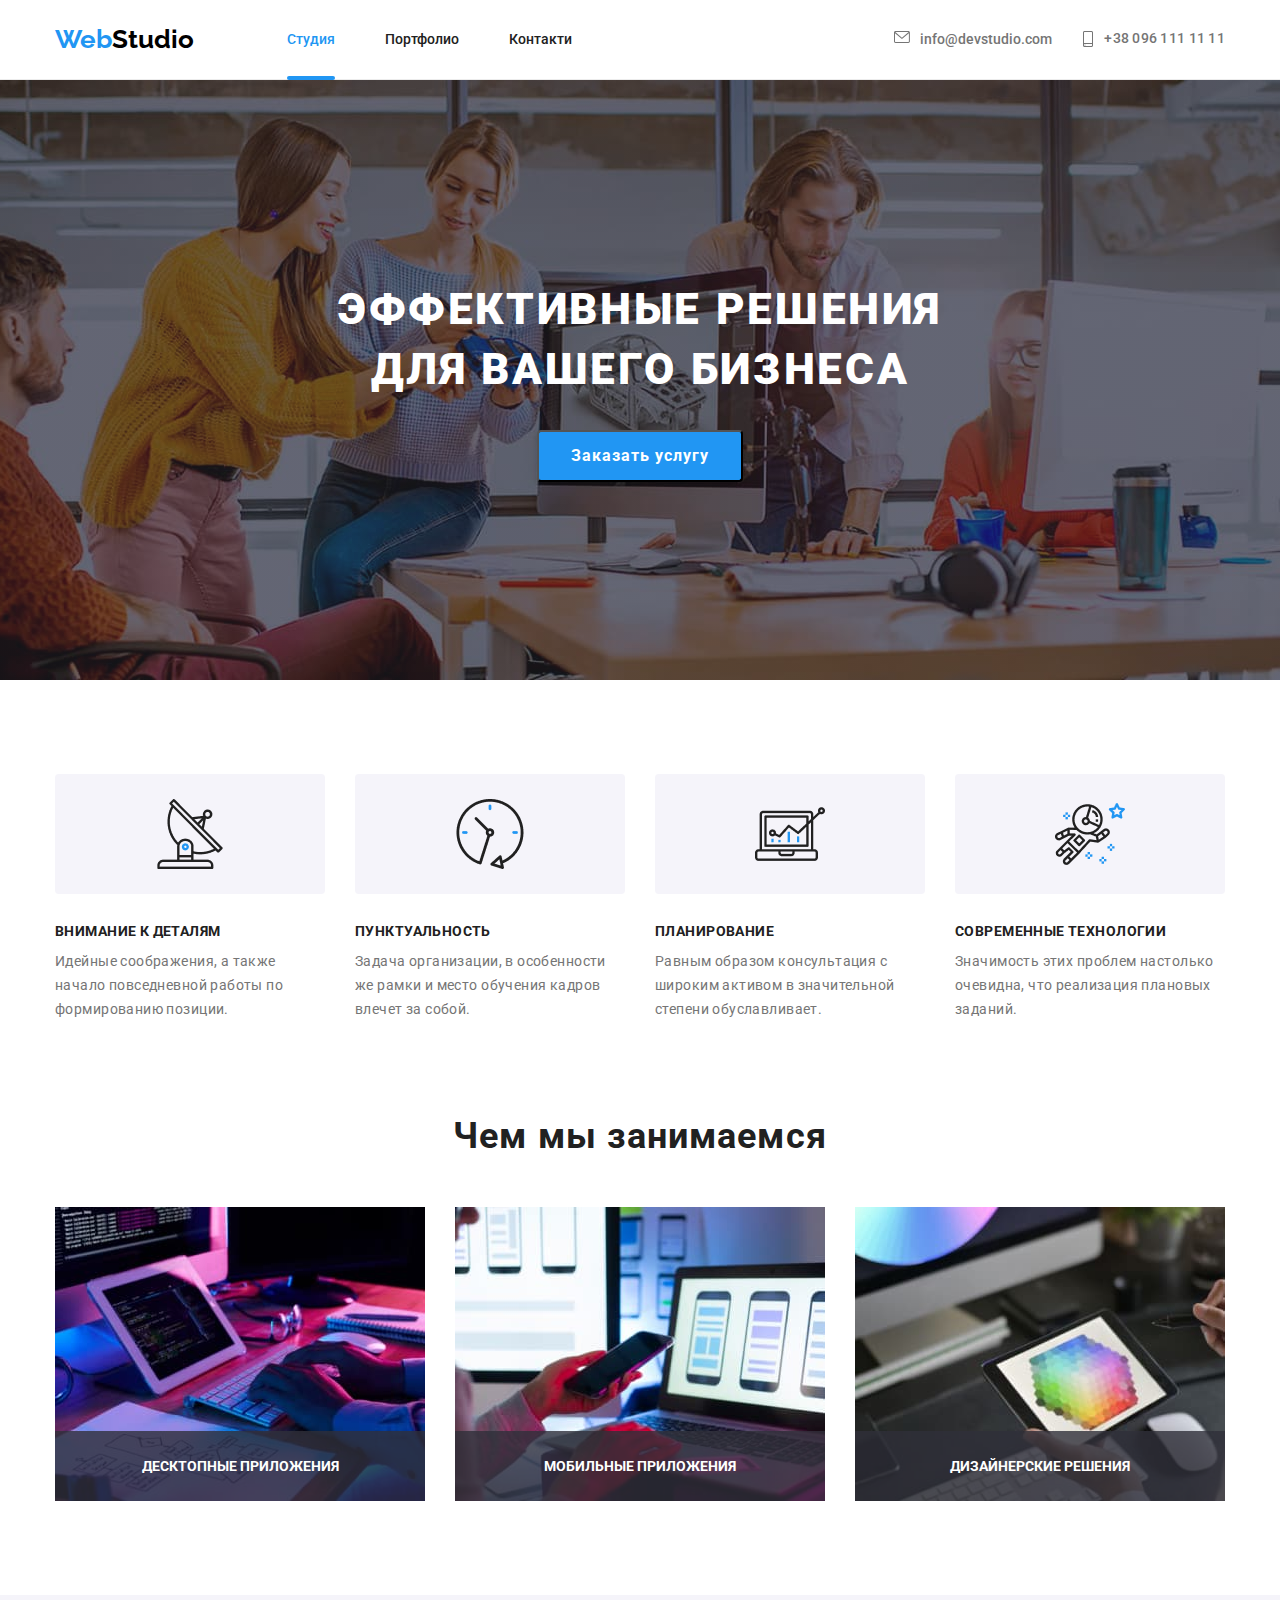
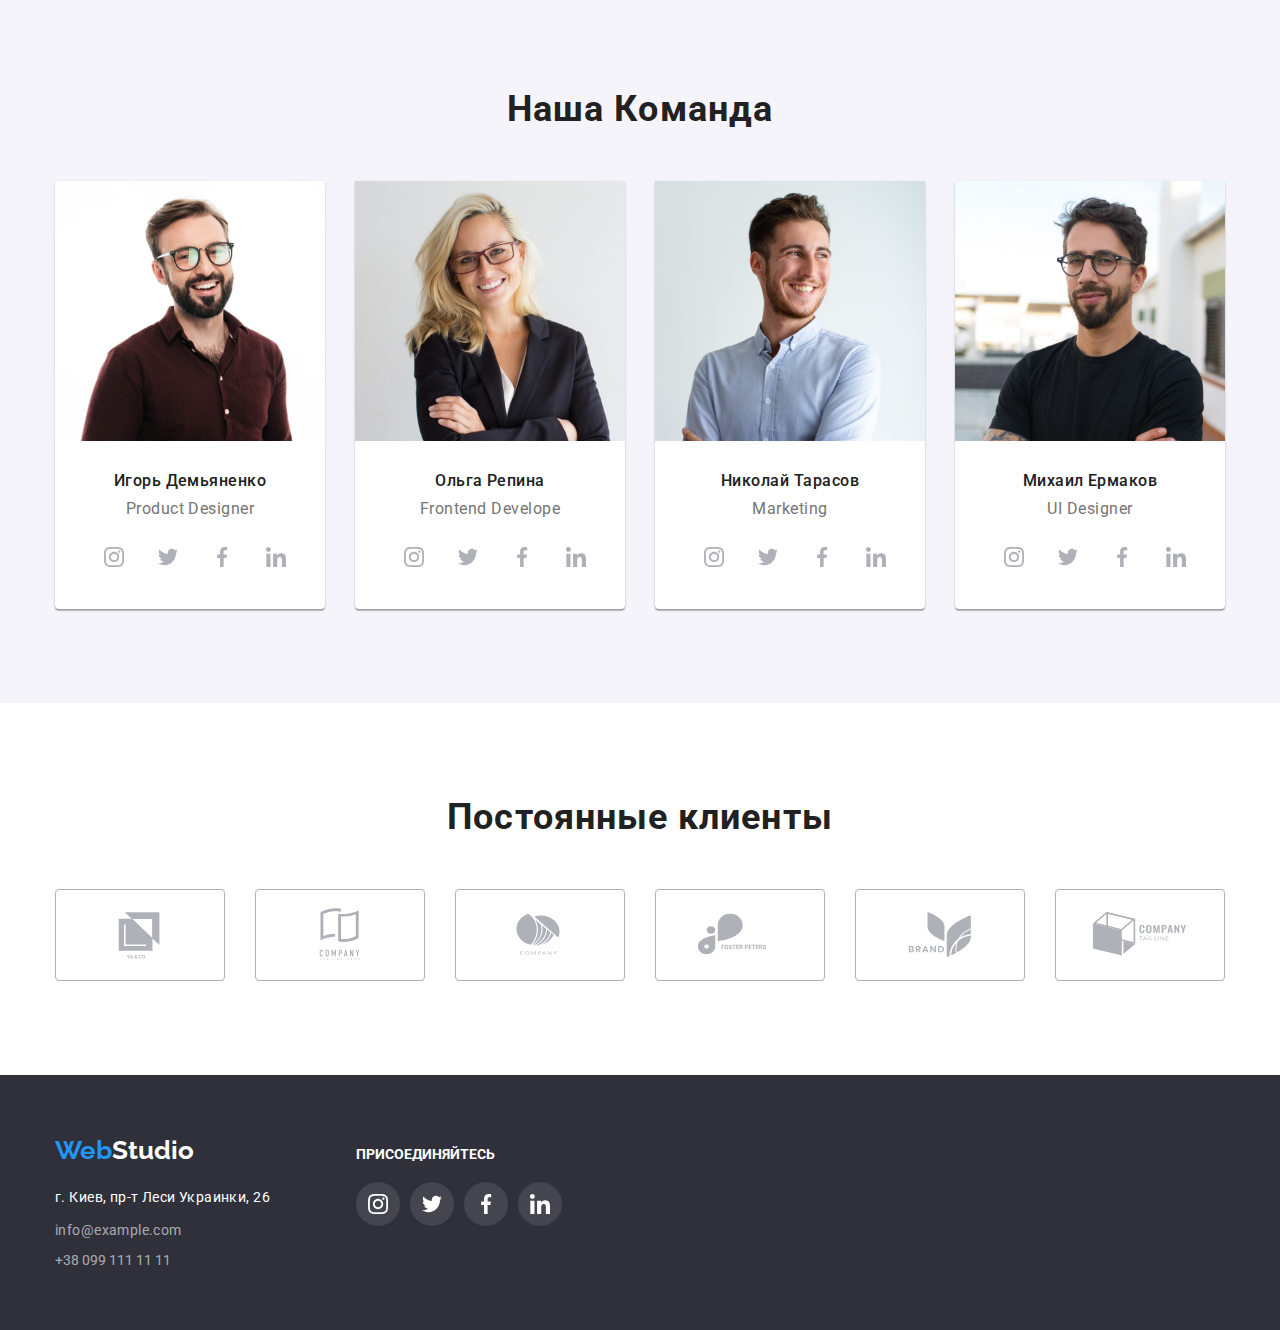
<file: index.html>
<!DOCTYPE html>
<html lang="en">
  <head>
    <meta charset="UTF-8" />
    <meta http-equiv="X-UA-Compatible" content="IE=edge" />
    <meta name="viewport" content="width=device-width, initial-scale=1.0" />
    <title>document</title>
    <link rel="preconnect" href="https://fonts.googleapis.com">
<link rel="preconnect" href="https://fonts.gstatic.com" crossorigin>
<link href="https://fonts.googleapis.com/css2?family=Raleway:wght@700&family=Roboto:wght@400;500;700;900&display=swap" rel="stylesheet">
<link
      rel="stylesheet"
      href="https://cdnjs.cloudflare.com/ajax/libs/modern-normalize/0.6.0/modern-normalize.min.css"/>     
<link rel="stylesheet" href="./css/styles.css">
  </head>
  <body>
   
    <header class="page-header">
      <div class="container">
      <a href="./index.html" class="logo-header" lang="en"
        ><span class="web-logo">Web</span>Studio</a>
      <nav>
        <ul class="menu">
          <li class="menu-item"><a href="#" class="menu-list active">Студия</li></a></li>
          <li class="menu-item"><a href="./portfolio.html" class="menu-list">Портфолио</a></li>
          <li class="menu-item"><a href="#" class="menu-list">Контакти</a></li>
        </ul>
      </nav>
      <ul class="nav-second-list">
        <li class="nav-second-list-item">
          <a href="mailto:info@devstudio.com" class="mail-link">
            <svg class="icon-mail" width="16px" height="12px">
              <use href="./images/header-icon.svg#icon-envelope"></use>
            </svg>info@devstudio.com</a>
        </li>
        <li class="nav-second-list-item">
          <a href="+38 096 111 11 11" class="number">
            <svg class="icon-phone" width="12px" height="16px">
            <use href="./images/header-icon.svg#icon-smartphone"></use>
            </svg>+38 096 111 11 11</a>
        </li>
      </ul>
      </div>
    </header>
    <main>
   
      <section class="section-1">
        <div class="first-section">
        <h1 class="title">Эффективные решения для вашего бизнеса</h1>
        <button type="button" class="main-button"data-modal-open>Заказать услугу</button>
        
        </div>    
      </section>
 
    
      <section class="features-flex">
        <div class="container">
        <ul class="features-item">
          <li class="features-item-list icon-antenna">
            <h3 class="features-title">Внимание к деталям</h3>
            <p class="features-list">
              Идейные соображения, а также начало повседневной работы по
              формированию позиции.
            </p>
          </li>
          <li class="features-item-list icon-clock">
            <h3 class="features-title">Пунктуальность</h3>
            <p class="features-list">
              Задача организации, в особенности
              же рамки и место обучения кадров
              влечет за собой.
            </p>
          </li>
          <li class="features-item-list icon-diagram">
            <h3 class="features-title">Планирование</h3>
            <p class="features-list">
              Равным образом консультация с
              широким активом в значительной
              степени обуславливает.
            </p>
          </li>
          <li class="features-item-list icon-astronaut">
            <h3 class="features-title">Современные технологии</h3>
            <p class="features-list">
              Значимость этих проблем настолько
              очевидна, что реализация плановых
              заданий.
            </p>
          </li>
        </ul>
      </div>
      </section>
      <section class="section-work">
        <div class="our-team-container">
        <h3 class="we-do">Чем мы занимаемся</h3>
        <ul class="img-do">
          <li>
            <div class="text-img">
            <img class="imgclass"
              src="./images/img3.jpg"
              width="370"
              height="294"
              alt="создаем сайты"
            />
            <p class="text">Десктопные приложения</p>
          </div>
          </li>
          <li>
            <div class="text-img">
            <img class="imgclass"
              src="./images/img1_1.jpg"
              width="370"
              height="294"
              alt="сайты для всех дивайсов"
            />
            <p class="text">Мобильные приложения</p>
            </div>
          </li>
          <li>
            <div class="text-img">
            <img class="imgclass"
              src="./images/img2_1.jpg"
              width="370"
              height="294"
              alt="графическое оформление"
            />
            <p class="text">Дизайнерские решения</p>
            </div>
          </li>
        </ul>
      </div>
      </section>
      <section class="our-team">
        <div class="our-team-container">
        <h3 class="staff-title">Наша Команда</h3>
        <ul class="staff-flex">
          <li>
            <img class="photo"
              src="./images/img3_1.jpg"
              width="270"
              height="260"
              alt="Игорь Демьяненко Product Designer"/>
              <div class="our-team-list">
            <p class="staff-list">Игорь Демьяненко</p>
            <p class="staff-position" lang="en"> Product Designer</p>
              </div>
              <div class="sociales">
                <ul class="staff-sociales">
                  <li class="social-item">
                    <a href="" class="link">
                      <svg class="icon-social">
                        <use href="./images/sprite.svg#icon-instagram"></use>
                      </svg>
                    </a>
                  </li>
                    <li class="social-item">
                      <a href="" class="link">
                        <svg class="icon-social">
                          <use href="./images/sprite.svg#icon-twitter"></use>
                        </svg>
                      </a>
                    </li>
                      <li class="social-item">
                        <a href="" class="link">
                          <svg class="icon-social">
                            <use href="./images/sprite.svg#icon-facebook"></use>
                          </svg>
                        </a>
                      </li>
                    
                    
                        <li class="social-item">
                          <a href="" class="link">
                            <svg class="icon-social">
                              <use href="./images/sprite.svg#icon-linkedin"></use>
                            </svg>
                          </a>
                        </li>
                      </ul>
              </div>
          </li>
          
          <li>
            <img class="photo"
              src="./images/img4_1.jpg"
              width="270"
              height="260"
              alt="Ольга Репина Frontend Developer"
            />
            <div class="our-team-list">
            <p class="staff-list">Ольга Репина</p>
            <p class="staff-position" lang="en">Frontend Develope</p>
            </div>
            <div class="sociales">
              <ul class="staff-sociales">
                <li class="social-item">
                  <a href="" class="link">
                    <svg class="icon-social">
                      <use href="./images/sprite.svg#icon-instagram"></use>
                    </svg>
                  </a>
                </li>
                  <li class="social-item">
                    <a href="" class="link">
                      <svg class="icon-social">
                        <use href="./images/sprite.svg#icon-twitter"></use>
                      </svg>
                    </a>
                  </li>
                    <li class="social-item">
                      <a href="" class="link">
                        <svg class="icon-social">
                          <use href="./images/sprite.svg#icon-facebook"></use>
                        </svg>
                      </a>
                    </li>
                  
                  
                      <li class="social-item">
                        <a href="" class="link">
                          <svg class="icon-social">
                            <use href="./images/sprite.svg#icon-linkedin"></use>
                          </svg>
                        </a>
                      </li>
                    </ul>
            </div>
          </li>
          <li>
            <img class="photo"
              src="./images/img5_1.jpg"
              width="270"
              height="260"
              alt="Николай Тарасов Marketing">
              <div class="our-team-list">
              <p class="staff-list">Николай Тарасов</p>
              <p class="staff-position" lang="en">Marketing</p>
              </div>
              <div class="sociales">
                <ul class="staff-sociales">
                  <li class="social-item">
                    <a href="" class="link">
                      <svg class="icon-social">
                        <use href="./images/sprite.svg#icon-instagram"></use>
                      </svg>
                    </a>
                  </li>
                    <li class="social-item">
                      <a href="" class="link">
                        <svg class="icon-social">
                          <use href="./images/sprite.svg#icon-twitter"></use>
                        </svg>
                      </a>
                    </li>
                      <li class="social-item">
                        <a href="" class="link">
                          <svg class="icon-social">
                            <use href="./images/sprite.svg#icon-facebook"></use>
                          </svg>
                        </a>
                      </li>
                    
                    
                        <li class="social-item">
                          <a href="" class="link">
                            <svg class="icon-social">
                              <use href="./images/sprite.svg#icon-linkedin"></use>
                            </svg>
                          </a>
                        </li>
                      </ul>
              </div>
          </li>
          <li>
            <img class="photo"
              src="./images/img6_1.jpg"
              width="270"
              width="260"
              alt="Михаил Ермаков UI Designer">
              <div class="our-team-list">
              <p class="staff-list">Михаил Ермаков</p>
              <p class="staff-position" lang="en">UI Designer</p>
              </div>
              <div class="sociales">
                <ul class="staff-sociales">
                  <li class="social-item">
                    <a href="" class="link">
                      <svg class="icon-social">
                        <use href="./images/sprite.svg#icon-instagram"></use>
                      </svg>
                    </a>
                  </li>
                    <li class="social-item">
                      <a href="" class="link">
                        <svg class="icon-social">
                          <use href="./images/sprite.svg#icon-twitter"></use>
                        </svg>
                      </a>
                    </li>
                      <li class="social-item">
                        <a href="" class="link">
                          <svg class="icon-social">
                            <use href="./images/sprite.svg#icon-facebook"></use>
                          </svg>
                        </a>
                      </li>
                    
                    
                        <li class="social-item">
                          <a href="" class="link">
                            <svg class="icon-social">
                              <use href="./images/sprite.svg#icon-linkedin"></use>
                            </svg>
                          </a>
                        </li>
                      </ul>
              </div>
          </li>
        </ul>
        </div>
      </section>
      <section class="regular-customers">
        <div class="container-customers">
        <h3 class="title-customers">Постоянные клиенты</h3>
        <ul class="customers-list">
        <li class="customers-item">
          <a href="#" class="link">
          <svg class="company" width="106" height="60">
            <use href="./images/sprite.svg#icon-client1"></use>
          </svg>    
        </a>
        </li>
        <li class="customers-item">
              <a href="#" class="link">
              <svg class="company" width="106" height="60">
                <use href="./images/sprite.svg#icon-client2"></use>
              </svg>
            </a>
        </li>
        <li class="customers-item">
              <a href="#" class="link">
              <svg class="company" width="106" height="60">
                <use href="./images/sprite.svg#icon-client3"></use>
              </svg>
            </a>
        </li>
        <li class="customers-item">
              <a href="#" class="link">
              <svg class="company" width="106" height="60">
                <use href="./images/sprite.svg#icon-client4"></use>
              </svg>
            </a>
        </li>
        <li class="customers-item">
              <a href="#" class="link">
              <svg class="company" width="106" height="60">
              <use href="./images/sprite.svg#icon-client5"></use>
            </svg>
          </a>
        </li>
        <li class="customers-item">
            <a href="#" class="link">
            <svg class="company" width="106" height="60">
            <use href="./images/sprite.svg#icon-client6"></use>
          </svg>
        </a>
        </li>
        </ul>
        </div>
      </section>
    </main>
    <footer class="main-footer">      
      <div class="container-footer">
      <div class="footer-block">
      <a href="./index.html" class="logo-footer" lang="en"
        ><span class="web-logo">Web</span>Studio</a>
          <address>
            <ul class="adress-footer">
            <li class="adress-footer-list"><a href="#" class="address" >г. Киев, пр-т Леси Украинки, 26</a></li>
            <li class="adress-footer-list"><a href="email" class="email-footer" >info@example.com</a></li>
            <li class="adress-footer-list"><a href="tel:+38 099 111 11 11" class="number-footer" >+38 099 111 11 11</a></li>
              </ul>
          </address>
      </div>
          <div class="footer-sociales">
         <p class="footer-sociales-title">Присоединяйтесь</h4>
            <ul class="staff-sociales">
              <li class="social-item">
                <a href="#" class="link">
                  <svg class="icon-social" >
                    <use href="./images/sprite.svg#icon-instagram"></use>
                  </svg>
                </a>
              </li>
              <li class="social-item">
                <a href="#" class="link">
                  <svg class="icon-social" >
                    <use href="./images/sprite.svg#icon-twitter"></use>
                  </svg>
                </a>
              </li>
              <li class="social-item">
                <a href="#" class="link">
                  <svg class="icon-social"  >
                    <use href="./images/sprite.svg#icon-facebook"></use>
                  </svg>
                </a>
              </li>
              <li class="social-item">
                <a href="#" class="link">
                  <svg class="icon-social" >
                    <use href="./images/sprite.svg#icon-linkedin"></use>
                  </svg>
                </a>
              </li>
            </ul>
            </ul>



          </div>
        </div>
      </div>
        </footer>
        <div class="backdrop is-hidden" data-modal>
          <div class="modal">
            <button type="button" class="modal-button"data-modal-close>
              <svg class="modal-icon">
                <use href="./images/symbol-close.svg#icon-close"></use>
              </svg>
            </button>
          </div>
        </div>
        <script src="./modal.js">
      </script>
  </body>
</html>
</file>
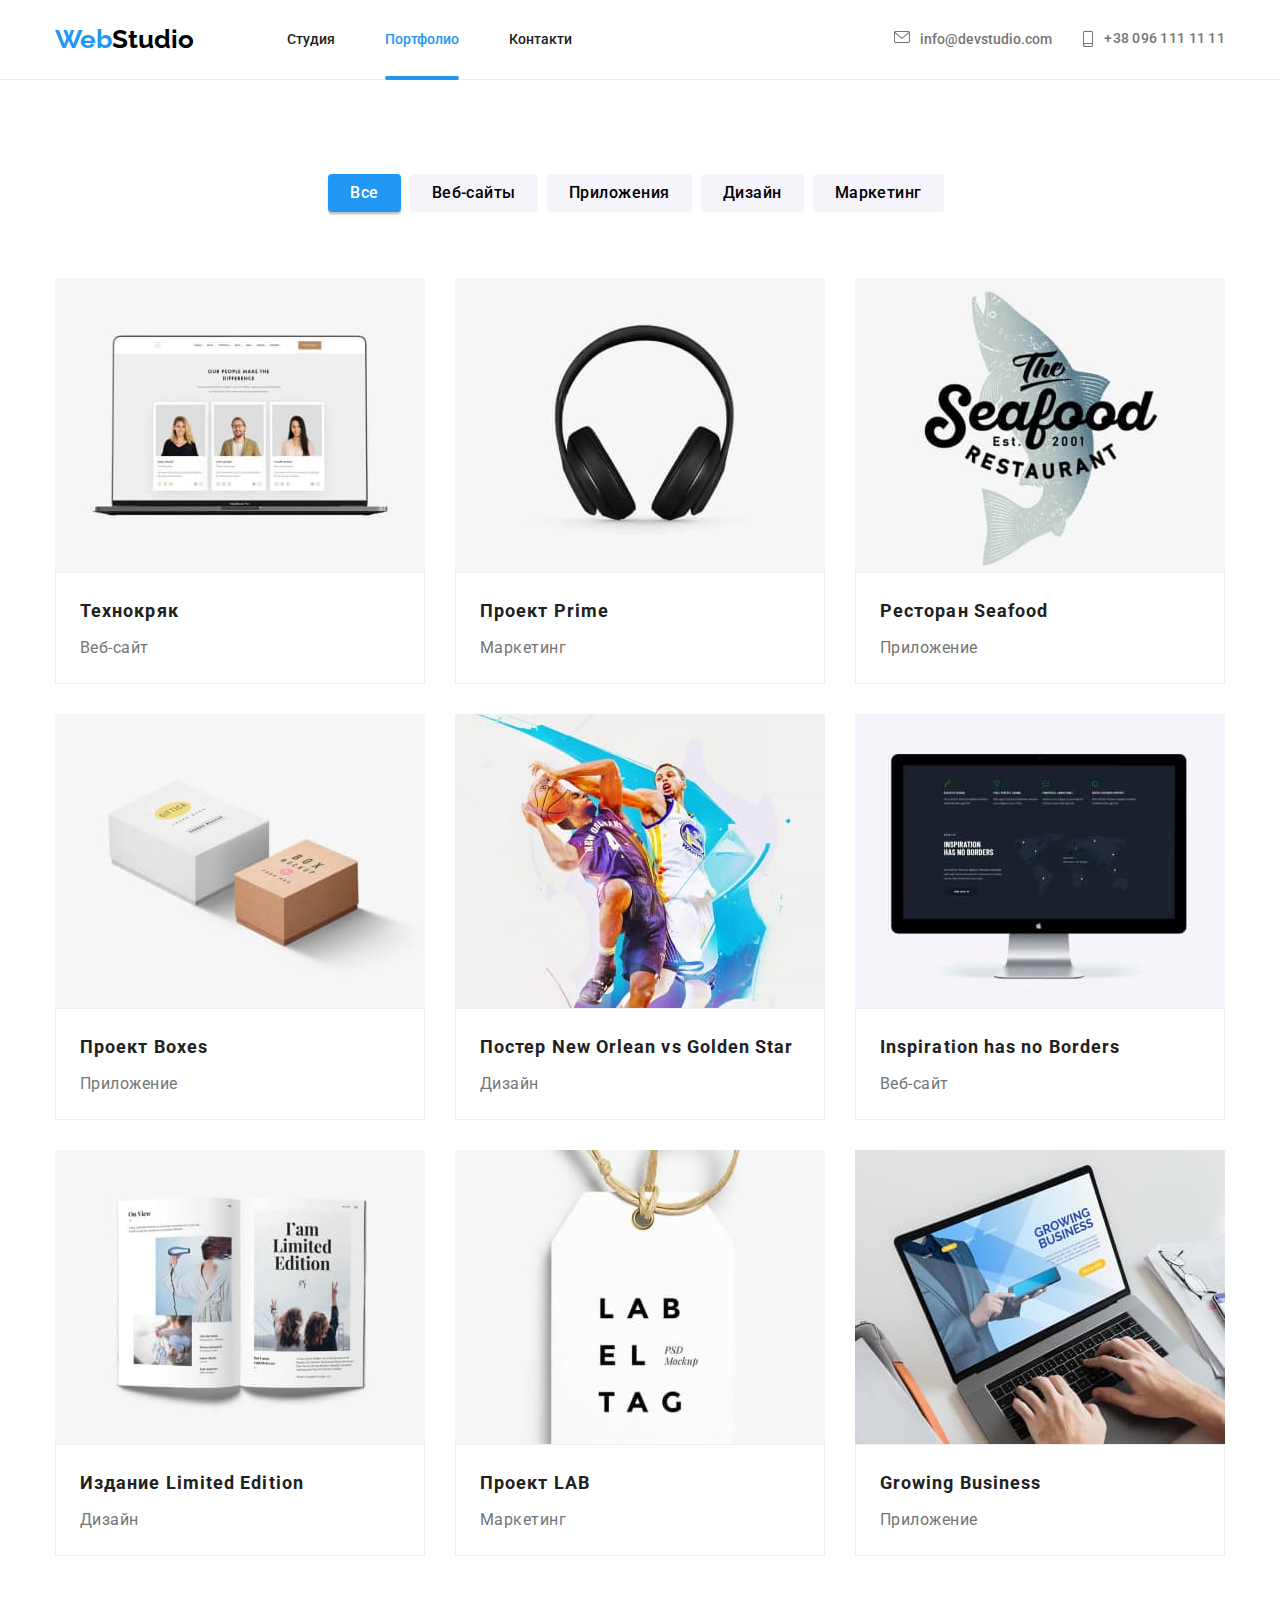
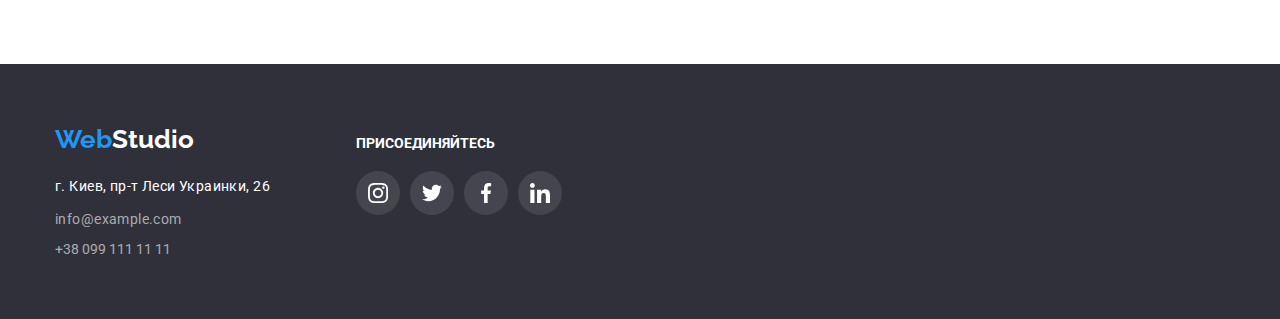
<file: portfolio.html>
<!DOCTYPE html>
    <html lang="en">
    <head>
        <meta charset="UTF-8">
        <meta http-equiv="X-UA-Compatible" content="IE=edge">
        <meta name="viewport" content="width=device-width, initial-scale=1.0">
        <title>Document</title>
        <link rel="preconnect" href="https://fonts.googleapis.com">
<link rel="preconnect" href="https://fonts.gstatic.com" crossorigin>
<link href="https://fonts.googleapis.com/css2?family=Raleway:wght@700&family=Roboto:wght@400;500;700;900&display=swap" rel="stylesheet">
<link
      rel="stylesheet"
      href="https://cdnjs.cloudflare.com/ajax/libs/modern-normalize/0.6.0/modern-normalize.min.css"
    />
 <link rel="stylesheet" href="./css/styles.css">
    </head>
    <body>
        <header class="page-header">
          <div class="container">
          <a href="./index.html" class="logo-header" lang="en"
          ><span class="web-logo">Web</span>Studio</a>
          <nav>
            <ul class="menu">
              <li class="menu-item"><a href="./" class="menu-list">Студия</li></a></li>
              <li class="menu-item"><a href="./portfolio.html" class="menu-list active">Портфолио</a></li>
              <li class="menu-item"><a href="#" class="menu-list">Контакти</a></li>
            </ul>
          </nav>
          <ul class="nav-second-list">
            <li class="nav-second-list-item">
              <a href="mailto:info@devstudio.com" class="mail-link">
                <svg class="icon-mail" width="16px" height="12px">
                  <use href="./images/header-icon.svg#icon-envelope"></use>
                </svg>info@devstudio.com</a>
            </li>
            <li class="nav-second-list-item">
              <a href="#" class="number">
                <svg class="icon-phone" width="12px" height="16px">
                <use href="./images/header-icon.svg#icon-smartphone"></use>
                </svg>+38 096 111 11 11</a>
            </li>
          </ul>
          </div>
        </header>


        <main>
          <section class="portfolio-section">
         <div class="container-button">
            <h2 class="visually-hidden">Button</h2>
            <ul class="nav-port">
              <li class="nav-port-item"><button type="button" class="all-button">Все</button></li>
              <li class="nav-port-item"><button type="button" class="list-port">Веб-сайты</a></li>
              <li class="nav-port-item"><button type="button" class="list-port">Приложения</a></li>
              <li class="nav-port-item"><button type="button" class="list-port">Дизайн</a></li>
              <li class="nav-port-item"><button type="button" class="list-port">Маркетинг</a></li>
            </ul>
         </div>
         
         
            <h3></h3>
            <div class="container">
              <ul class="offers">
                <li class="offers-item">
                  <div class="portfolio-thumb">
                    <div class="offers-link">
                      <img src="./images/img7.jpg"   alt="Технокряк">
                      <div class="overlay">
                        <p class="text-thumb">Ресурс предлагает комплексные предложения с разным уровнем функционала и сервисов. Все это позволит посетителю получить исчерпывающие сведения о компании или частном лице.</p>
                      </div>
                    </div>
                  </div>
                  <div class="offers-border">
                    <h3 class="features-title-2">Технокряк</h3>
                    <p class="features-list-2">Веб-сайт</p>
                  </div>                
                </li>
                <li class="offers-item">
                  <div class="portfolio-thumb">
                    <div class="offers-link">
                      <img src="./images/img10.jpg"   alt="Проект Prime">
                      <div class="overlay">
                        <p class="text-thumb">Ресурс предлагает комплексные предложения с разным уровнем функционала и сервисов. Все это позволит посетителю получить исчерпывающие сведения о компании или частном лице.</p>
                      </div>
                    </div>
                  </div>
                  <div class="offers-border">
                    <h3 class="features-title-2">Проект Prime</h3>
                    <p class="features-list-2">Маркетинг</p>
                  </div>                
                </li>
                <li class="offers-item">
                  <div class="portfolio-thumb">
                    <div class="offers-link">
                      <img src="./images/img9.jpg"   alt="Проект Prime">
                      <div class="overlay">
                        <p class="text-thumb">Ресурс предлагает комплексные предложения с разным уровнем функционала и сервисов. Все это позволит посетителю получить исчерпывающие сведения о компании или частном лице.</p>
                      </div>
                    </div>
                  </div>
                  <div class="offers-border">
                    <h3 class="features-title-2">Ресторан Seafood</h3>
                    <p class="features-list-2">Приложение</p>
                  </div>                
                </li>
                <li class="offers-item">
                  <div class="portfolio-thumb">
                    <div class="offers-link">
                      <img src="./images/img11.jpg"   alt="Проект Prime">
                      <div class="overlay">
                        <p class="text-thumb">Ресурс предлагает комплексные предложения с разным уровнем функционала и сервисов. Все это позволит посетителю получить исчерпывающие сведения о компании или частном лице.</p>
                      </div>
                    </div>
                  </div>
                  <div class="offers-border">
                    <h3 class="features-title-2">Проект Boxes</h3>
                    <p class="features-list-2">Приложение</p>
                  </div>                
                </li>
                <li class="offers-item">
                  <div class="portfolio-thumb">
                    <div class="offers-link">
                      <img src="./images/img8.jpg"   alt="Проект Prime">
                      <div class="overlay">
                        <p class="text-thumb">Ресурс предлагает комплексные предложения с разным уровнем функционала и сервисов. Все это позволит посетителю получить исчерпывающие сведения о компании или частном лице.</p>
                      </div>
                    </div>
                  </div>
                  <div class="offers-border">
                    <h3 class="features-title-2">Постер New Orlean vs Golden Star</h3>
                    <p class="features-list-2">Дизайн</p>
                  </div>                
                </li>
                <li class="offers-item">
                  <div class="portfolio-thumb">
                    <div class="offers-link">
                      <img src="./images/img12.jpg"   alt="Проект Prime">
                      <div class="overlay">
                        <p class="text-thumb">Ресурс предлагает комплексные предложения с разным уровнем функционала и сервисов. Все это позволит посетителю получить исчерпывающие сведения о компании или частном лице.</p>
                      </div>
                    </div>
                  </div>
                  <div class="offers-border">
                    <h3 class="features-title-2">Inspiration has no Borders</h3>
                    <p class="features-list-2">Веб-сайт</p>
                  </div>                
                </li>
                <li class="offers-item">
                  <div class="portfolio-thumb">
                    <div class="offers-link">
                      <img src="./images/img13.jpg"   alt="Проект Prime">
                      <div class="overlay">
                        <p class="text-thumb">Ресурс предлагает комплексные предложения с разным уровнем функционала и сервисов. Все это позволит посетителю получить исчерпывающие сведения о компании или частном лице.</p>
                      </div>
                    </div>
                  </div>
                  <div class="offers-border">
                    <h3 class="features-title-2">Издание Limited Edition</h3>
                    <p class="features-list-2">Дизайн</p>
                  </div>                
                </li>
                <li class="offers-item">
                  <div class="portfolio-thumb">
                    <div class="offers-link">
                      <img src="./images/img14.jpg"   alt="Проект Prime">
                      <div class="overlay">
                        <p class="text-thumb">Ресурс предлагает комплексные предложения с разным уровнем функционала и сервисов. Все это позволит посетителю получить исчерпывающие сведения о компании или частном лице.</p>
                      </div>
                    </div>
                  </div>
                  <div class="offers-border">
                    <h3 class="features-title-2">Проект LAB</h3>
                    <p class="features-list-2">Маркетинг</p>
                  </div>                
                </li>
                <li class="offers-item">
                  <div class="portfolio-thumb">
                    <div class="offers-link">
                      <img src="./images/img15.jpg"   alt="Проект Prime">
                      <div class="overlay">
                        <p class="text-thumb">Ресурс предлагает комплексные предложения с разным уровнем функционала и сервисов. Все это позволит посетителю получить исчерпывающие сведения о компании или частном лице.</p>
                      </div>
                    </div>
                  </div>
                  <div class="offers-border">
                    <h3 class="features-title-2">Growing Business</h3>
                    <p class="features-list-2">Приложение</p>
                  </div>                
                </li>


               
                

                

                
                
              </ul>
            </div>
          </section>
        </main>



        <footer class="main-footer">      
          <div class="container-footer">
          <div class="footer-block">
          <a href="./index.html" class="logo-footer" lang="en"
            ><span class="web-logo">Web</span>Studio</a>
              <address>
                <ul class="adress-footer">
                <li class="adress-footer-list"><a href="#" class="address" >г. Киев, пр-т Леси Украинки, 26</a></li>
                <li class="adress-footer-list"><a href="email" class="email-footer" >info@example.com</a></li>
                <li class="adress-footer-list"><a href="tel:+38 099 111 11 11" class="number-footer" >+38 099 111 11 11</a></li>
                  </ul>
              </address>
          </div>
              <div class="footer-sociales">
                <p class="footer-sociales-title">Присоединяйтесь</p>
                <ul class="staff-sociales">
                  <li class="social-item">
                    <a href="#" class="link">
                      <svg class="icon-social" >
                        <use href="./images/sprite.svg#icon-instagram"></use>
                      </svg>
                    </a>
                  </li>
                  <li class="social-item">
                    <a href="#" class="link">
                      <svg class="icon-social" >
                        <use href="./images/sprite.svg#icon-twitter"></use>
                      </svg>
                    </a>
                  </li>
                  <li class="social-item">
                    <a href="#" class="link">
                      <svg class="icon-social"  >
                        <use href="./images/sprite.svg#icon-facebook"></use>
                      </svg>
                    </a>
                  </li>
                  <li class="social-item">
                    <a href="#" class="link">
                      <svg class="icon-social" >
                        <use href="./images/sprite.svg#icon-linkedin"></use>
                      </svg>
                    </a>
                  </li>
                </ul>
                </ul>
    
    
    
              </div>
            </div>
          </div>
            </footer>
    

        
    </body>
    </html>
</file>
<file: css/styles.css>
:root {
    --primary-text-color: rgba (117, 117,117, 1);
    --title-text-color: #212121;
    --accent-color: rgba(33, 150, 243, 1);
    --primary-bcg-color: #fff;
    --font-family: 'Raleway', sans-serif;
    --font-family: 'Roboto', sans-serif;
    --timing-function: cubic-bezier(0.4, 0, 0.2, 1);
}
*,
*::before,
*::after {

  box-sizing: inherit;
}
/* Стили для обнуления верхних отступов у элементов */
h1,
h2,
h3,
h4,
h5,
h6,
p {
    margin-top: 0;
}

/* Класс для обнуления базовых свойств у списков (ul) */
.list {
    list-style: none;
    padding-left: 0;
    margin: 0;
}

/* Класс для обнуления базовых свойств у ссылок */
.link {
    text-decoration: none;
    color: inherit;
}

/* Свойства для корректного отображения картинок */
img {
    display: block;
    max-width: 100%;
    height: auto;
}

/* Свойства для обнуления курсива у address */

address {
    font-style: normal;
}

.page-header {
    background-color:  #fff;
    border-bottom: 1px solid #ECECEC;
    padding-top: 24px;
    padding-bottom: 24px; 
    justify-content: space-around;
    margin: 0 auto;
    
}
.logo-header {
    color: #000;
    font-family: 'Raleway', sans-serif;
    font-weight: 700;
    font-size: 26px;
    line-height: 1.19;
    text-decoration: none;
    box-shadow: none;
    margin: 0px;
    margin-right: 93px;
}

.menu {
    display: flex;
    flex-direction: row;
    justify-content: space-between;
    margin-bottom: 0;
    margin-top: 0;
    padding-left: 0;
}

 .menu-item {
    display: block;
    margin-right: 50px;
  }
  .menu-item:last-child {
    margin-right: 0;
  }
  .menu-list {
  color: #212121;
    position: relative;
  }
  .menu-list:hover,
  .menu_list:focus,
  .menu-list.active {
    color: var(--accent-color);
    fill: var(--accent-color);
  }
  .menu-list::after {
    content: '';
    display: block;
    background: #2196F3;
    position: absolute;
    width: 100%;
    height: 4px;
    border-radius: 2px;
    opacity: 0;
    transition: 250ms var(--timing-function);
    margin-top: 28px;
  }
  .menu-list:hover::after, .menu-list.active::after  {
    opacity: 1;
  }
  .container-button 
  {
    width: 1200px;
    margin: 0 auto;
    padding-left: 15px;
    padding-right: 15px;
  }
  .nav-second-list {
    display: flex;
    flex-direction: row;
    margin-top: 0;
    margin-bottom: 0;
    margin-left: auto;
  }
  .nav-second-list-item {
    display: flex;
    margin-left:0px;
    align-items: center;
    justify-items: center;
  }
  .nav-second-list-item:last-child {
    margin-left: 0;
  } 
  
  .icon-phone {
    margin-right: 10px;
    fill: #757575;
    margin-left: 30px;
  }
  a.number {
    color: #757575;
    font-family: 'Roboto';
    font-style: normal;
    font-weight: 500;
    font-size: 14px;
    line-height: 1.14;
    letter-spacing: 0.02em;
    display: flex;
    align-items: center;
    position: relative;
}

a.number:hover .icon-phone,
a.number:focus .icon-phone
{
    fill: var(--accent-color);
}
a.number:hover,
a.number:focus {
    color: var(--accent-color);
}
.icon-mail {
    margin-right: 10px;
    fill: currentColor;
  }
  a.mail-link {
    display: flex;
    color:  #757575;
    position: relative;
  }
  a.mail-link:hover,
  a.mail-link:focus {
    color: #2196F3;
  }
  .nav-port {
    display: flex;
    flex-direction: row;
    margin-right: 8px;
    justify-content: center;
    padding-left: 0;
    margin-top: 0;
    margin-bottom: 0;

}
.nav-port-item {
    display: flex;
    margin-right: 9px;
   
}
.nav-port-item:last-child{
    margin-right: 0;
}
.container  {
   
    width: 1200px;
    display: flex;
    align-items: center;
    margin: 0 auto;
    padding-left: 15px;
    padding-right: 15px;
    margin: 24px 0;
}
.container-footer 
{
    width: 1200px;
    display: flex;
    align-items: baseline;
    margin: 0 auto;
    padding-left: 15px;
    padding-right: 15px;
    
}
body {
    
    color: var(--primary-text-color);
    font-family: 'Roboto', sans-serif;
    font-style: normal;
    font-weight: 500;
    font-size: 14px;

  }

  a{
    text-decoration: none;
  }
  html{
    box-sizing: border-box;
  }

    .section-1 {
        background-color: #2F303A;
        color: var(--primary-text-color);
        font-family: 'Roboto' sans-serif;
        font-style: normal;
        font-weight: 900;
        height: 600px;
        text-transform: uppercase;
        text-align: center;
        padding: 200px 0;
        background-image: linear-gradient(to left, rgba(47,48,58,0.4), rgba(47,48,58,0.4)), url(../images/Img_16.jpg);
        background-repeat: no-repeat;
        background-position: center;
        background-size: cover;

    }
.first-section{
    text-align: center;
}
.title {
    display: block;
    width: 696px;
    font-weight: 900;
    font-size: 44px;
    line-height: 1.36;
    letter-spacing: 0.06em;
    text-transform: uppercase;
    color: #FFFFFF;
    margin: 0 auto;
}
.title:hover {
    color: var(--primary-bcg-color);
}

.section-work {
    padding: 94px 0;
}
.we-do {
    font-family: 'Roboto';
    font-style: normal;
    font-weight: 700;
    font-size: 36px;
    line-height: 1.16;
    letter-spacing: 0.03em;
    color: #212121;
    text-align: center;
    margin-top: 0;
    margin-bottom: 50px;
}

.staff-title {
    font-family: 'Roboto';
font-style: normal;
font-weight: 700;
font-size: 36px;
line-height: 1.16;
text-align: center;
letter-spacing: 0.03em;
color: #212121;
margin-top: 0;
margin-bottom: 50px;

}
.staff-flex {
    display: flex;
    text-align: center;
    padding-left: 0;
    column-gap: 30px;
    margin-top: 0;
    margin-bottom: 0;
}
.staff-flex li {
    background: #FFFFFF;
    box-shadow: 0px 1px 3px rgba(0, 0, 0, 0.12), 0px 1px 1px rgba(0, 0, 0, 0.14), 0px 2px 1px rgba(0, 0, 0, 0.2);
    border-radius: 0px 0px 4px 4px;
    padding-bottom: 30px;
    margin-top: 0;
    margin-bottom: 0;
    padding-bottom: 0;
}
.imgclass {
    display: flex;
    justify-content: space-between;
    margin-right: 30px;
}
.img-do {
    display: flex;
    justify-content: space-between;
    padding-left: 0;
    column-gap: 30px;
    margin-top: 0;
    margin-bottom: 0;
}
.text-img {
    position: relative;
    display: flex;
    background: rgba(47, 48, 58, 0.8);
}
.text {
    position: absolute;
    color: #FFFFFF;
    width: 370px;
    height: 70px;
    text-align: center;
    top: 100%;
    left: 100%;
    transform: translate(-100%, -100%);
    font-weight: 700;
    text-transform: uppercase;
    padding-top: 27px;
    background: rgba(47, 48, 58, 0.8);

}
.our-team {
    background-color: #F5F4FA;
    padding-top: 94px;
    padding-bottom: 94px;
}
.our-team-container {
    width: 1200px;
    margin: 0 auto;
    padding-left: 15px;
    padding-right: 15px;
}
.our-team-list {
    padding-top: 30px;
    padding-bottom: 16px;
}
.staff-list {
    font-family: 'Roboto';
    font-style: normal;
    font-weight: 500;
    font-size: 16px;
    line-height: 1.19;
    letter-spacing: 0.03em;
    color: #212121;
    margin-top: 0px;
    margin-bottom: 0px;
}
.sociales .staff-sociales {
    display: flex;
    margin-bottom: 30px;
    justify-content: center;
    padding-left: 0;
    
}
.social-item .link {
    display: flex;
    height: 44px;
    width: 44px;
    /* padding: 12px; */
    justify-content: center;
    align-items: center;
    background-position: center;
    border-radius: 50%;
    color: #AFB1B8;
    cursor: pointer;
}
.social-item .link:hover,
.social-item .link:focus {
    background-color: var(--accent-color);
    color: var(--primary-bcg-color);
}
li.social-item {
    box-shadow: none;
}
.sociales .icon-social {
    width: 20px;
    height: 20px;
    fill: currentColor;
}

.sociales .social-item {
    margin-left: 10px;
}
.staff-position {
    font-family: 'Roboto';
    font-style: normal;
    font-weight: 400;
    font-size: 16px;
    line-height: 1.18;
    letter-spacing: 0.03em;
    color: #757575;
    margin-top: 10px;
    margin-bottom: 0px;
}
.features-flex {
    display: flex;
    flex-direction: row;
    background: #fff;
    text-align: center;
    column-gap: 30px;
    padding-top: 94px;
    
}
.features-title {
    font-family: 'Roboto';
    font-style: normal;
    font-weight: 700;
    font-size: 14px;
    line-height: 1.14;
    letter-spacing: 0.03em;
    text-transform: uppercase;
    color: #212121;
    outline: 0;
    outline-offset: 0;
    display: block;
    margin-bottom: 10px;
    margin-top: 0px;
    text-align: left;
}
.features-title-2 {
        font-family: 'Roboto';
        font-style: normal;
        font-weight: 700;
        color:#212121;
        font-size: 18px;
        line-height: 2;
        letter-spacing: 0.06em;
        margin-bottom: 4px;
    }
p.features-list {
    font-family: 'Roboto';
    font-style: normal;
    font-weight: normal;
    font-size: 14px;
    line-height: 1.71;
    letter-spacing: 0.03em;
    color: #757575;
    text-align: left;
    margin-bottom: 0;
}
.features-list-2 {
    font-family: 'Roboto';
    font-style: normal;
    font-weight: 400;
    color: #757575;
    font-size: 16px;
    line-height: 1.87;
    letter-spacing: 0.03em;
    margin-bottom: 0;
}
.features-item {
    display: flex;
    text-align: center;
    column-gap: 30px;
    padding-left: 0;
    margin-top: 0;
    margin-bottom: 0;

}
.features-item-list {
    width: 270px;
}
.features-item-list::before {
    display: block;
    content: '';
    height: 120px;
    background-repeat: no-repeat;
    background-position: center;
    background-color: #F5F4FA;
    margin-bottom: 30px;
}
.icon-antenna::before {
    background-image: url(../images/antenna.png);
    border-radius: 4px;
}
.icon-clock::before {
    background-image: url(../images/clock.png);
    border-radius: 4px;
}
.icon-diagram::before {
background-image: url(../images/diagram.png);
border-radius: 4px;
}
.icon-astronaut::before {
    background-image: url(../images/astronaut.png);
    border-radius: 4px;
}

.features-item :last-child {
    margin-right: 0;
}
.photo {
    display: flex;
    margin-right: 30px;
}


.imgclass:not(:last-child)
{
    margin-right: 30;

}

.offers {
    margin-top: 50px;
    display: flex;
    align-items: center;
    flex-wrap: wrap;
    gap: 30px;
    padding-left: 0;

}
.offers-item {

margin: 0;
padding: 0;
max-width: 370px;
background: #FFFFFF;
cursor: pointer;

}
.offers-link:hover,
.offers-link:focus
{
    box-shadow: 0px 1px 1px rgba(0, 0, 0, 0.12), 0px 4px 4px rgba(0, 0, 0, 0.06),
    1px 4px 6px rgba(0, 0, 0, 0.16);
}

.offers-item:hover,
.offers-item:focus
{
    box-shadow: 0px 1px 1px rgba(0, 0, 0, 0.12), 0px 4px 4px rgba(0, 0, 0, 0.06),
    1px 4px 6px rgba(0, 0, 0, 0.16);
}


.offers-item:nth-last-child(-n + 3) {
    margin-bottom: 0;
  }
.container {
    width: 1200px;
    margin: 0 auto;
    padding-left: 15px;
    padding-right: 15px;
}
.offers-border {
        border: 1px  solid #eeeeee;
        padding: 20px 24px;
}


.main-footer {
    background-color:  #2F303A;
    display: flex;
    padding: 60px 0px;
}
.second-footer {
    width: 1200px;
    height: 252px;
    left: 0px;
    top: 1628px;
    background: #2F303A;
}
.logo {
color: var(--accent-color);
font-family: 'Raleway';
font-style: normal;
font-weight: 700;
font-size: 24px;
line-height: 1,19;
margin-left: 215px;
}
/* .web-logo,:hover,:focus{
    color: var(--title-text-color);
} */


/*.email::before {
        content: "";
        display: flex;
        align-items: center;
        width: 16px;
        height: 12px;
        margin-right: 10px;
        background-image: url(../images/icons.svg/envelope_hover_1.svg);
}*/
.address{
    font-family: 'Roboto';
    font-style: normal;
    font-weight: 400;
    font-size: 14px;
    line-height: 1.71;
    letter-spacing: 0.03em;
    color: #FFFFFF;
}
.address:hover,
.address:focus{
    color: var(--primary-bcg-color);
}
.email-footer{
    width: 231px;
height: 21px;
font-family: 'Roboto';
font-style: normal;
font-weight: 400;
font-size: 14px;
line-height: 1.71;
letter-spacing: 0.03em;
color: rgba(255, 255, 255, 0.6);;
}
.email-footer:hover,
.email-footer:focus{
    color: var(--primary-bcg-color);
}
.number-footer {
    width: 231px;
height: 21px;
font-family: 'Roboto';
font-style: normal;
font-weight: 400;
font-size: 14px;
line-height: 1.71;
color: rgba(255, 255, 255, 0.6);
}
.number-footer:hover,
.number-footer:focus {
    color: var(--primary-bcg-color);
}

.main-button {
    display: inline-block;
    margin-bottom: 200px;
    font-family: 'Roboto';
    font-style: normal;
    font-weight: 700;
    max-width: 200;
    font-size: 16px;
    line-height: 1.8;
    background: #2196F3;
    box-shadow: 0px 4px 4px rgba(0, 0, 0, 0.15);
    border-radius: 4px;
    cursor: pointer;
    color: #fff;
    letter-spacing: 0.06em;
    padding: 10px 32px; 
    margin-top: 30px; 
}
.main-button:hover {    
    color:var(--title-text-color);
}

.all-button {
    color: #fff;
    font-family: 'Roboto';
    font-style: normal;
    font-weight: 500;
    font-size: 16px;
    line-height: 1.62;
    background: #2196F3;
    text-align: center;
    letter-spacing: 0.03em;
    border-radius: 4px;
    padding: 6px 22px;
    cursor: pointer;
    box-shadow: 0px 3px 1px rgba(0, 0, 0, 0.1),
     0px 1px 2px rgba(0, 0, 0, 0.08),
    0px 2px 2px rgba(0, 0, 0, 0.12);
    border: none;
}
/* .all-button:hover,:focus {
    color: var(--title-text-color);
    box-shadow: 0px 3px 1px rgba(0, 0, 0, 0.1), 0px 1px 2px rgba(0, 0, 0, 0.08),
    0px 2px 2px rgba(0, 0, 0, 0.12);
} */
ul{
    list-style: none;
}
.imgface {
    width: 270px ;
    height: 260px;
}
.site-nav-list a:hover,
.site-nav-list a:hover:focus {
color: black;
}
.link {
    color: var(--accent-color);
    
}
/* .link-2 {
    font-family: 'Roboto';
    font-style: normal;
    font-weight: 500;
    font-size: 14px;
    line-height: 1.14;
    letter-spacing: 0.02em;
    color: #212121;
}
.link-2:hover,
.link-2:focus{
    color:var(--accent-color);
} */
/* .resume-2 {
    font-family: 'Roboto';
    font-style: normal;
    font-weight: 500;
    font-size: 14px;
    line-height: 1.14;
    letter-spacing: 0.02em;
    color: #2196F3;
}
.resume-2:hover,
.resume-2:focus{
    color: var(--title-text-color);
} */
.logo-header {
    color: #000;
    font-family: 'Raleway', sans-serif;
    font-weight: 700;
    font-size: 26px;
    line-height: 1.19;
    text-decoration: none;
}
.logo-footer {
    color: #FFFFFF;
    font-family: 'Raleway', sans-serif;
    font-weight: 700;
    font-size: 26px;
    line-height: 1.19;
    text-decoration: none;
    margin-bottom: 20px;

}
.web-logo{
    color: var(--accent-color);
    font-family: 'Raleway', sans-serif;
    font-weight: 700;
    font-size: 26px;
    line-height: 1.19;
    text-decoration: none;
}
.list-port {
    font-family: 'Roboto';
    font-style: normal;
    font-weight: 500;
    font-size: 16px;
    line-height: 1.62;
    background: #F5F4FA;
    border-radius: 4px;
    border: none;
    padding: 6px 22px;
    border: 1 solid transparent;
    text-align: center;
    letter-spacing: 0.03em;
    cursor: pointer;
    
}
.list-port:hover,
.list-port:focus {
    color: var(--primary-bcg-color);
    box-shadow: 0px 3px 1px rgba(0, 0, 0, 0.1), 0px 1px 2px rgba(0, 0, 0, 0.08),
    0px 2px 2px rgba(0, 0, 0, 0.12);
    background-color: var(--accent-color);
}

.adress-footer {
    display: block;
    padding-left: 0;
    margin-top: 0;
    margin-bottom: 0;
}
.adress-footer-list {
    display: block;
    flex-direction: column;
    margin-top: 9px;

}
.adress-footer-list:first-child {
    margin-top:  0px;
}
.footer-sociales-title {
    margin-bottom: 20px;
    color: var(--primary-bcg-color);
    text-transform: uppercase;
    font-size: 14px;
    font-weight: 700;

}
.footer-sociales .link {
    display: block;
    background-position: center;
    padding: 12px;
    cursor: pointer;
    width: 44px;
    height: 44px;
    color: var (var(--primary-bcg-color));
}

.icon-social {
    width: 20px;
    height: 20px;
    fill: #FFFFFF;
}
.footer-sociales .link:hover,
.footer-sociales .link:focus {
background-color: var(--accent-color);
color:var(--primary-bcg-color);
}
.footer-sociales .social-item {
    margin-left: 10px;
    background: rgba(255, 255, 255, 0.1);
    border-radius: 50%;
}
.footer-sociales .social-item:first-child {
    margin-left: 0;
}
.staff-sociales {
    display: flex;
    margin-top: 0;
    margin-bottom: 0;
    padding-left: 0;
}
.footer-block {
    margin-right: 70px;
}
.visually-hidden {
    position: absolute;
    width: 1px;
    height: 1px;
    margin: -1px;
    border: 0;
    padding: 0;
    white-space: nowrap;
    clip-path: inset(100%);
    clip: rect(0 0 0 0);
    overflow: hidden;
}
/*.first-section {
    text-transform: uppercase;
    text-align: center;
    display: flex;
    justify-content: center;
    align-items: center;
    flex-direction: column;
    position: relative;
    padding-top: 200px;
    padding-bottom: 280px;
}*/
.portfolio-section 
{
    background-color: var(--primary-bcg-color);
    padding: 94px 0;
}
.regular-customers {
    padding:94px 0;
}
.container-customers {
width: 1200px;
padding-left: 15px;
padding-right: 15px;
margin: 0 auto;
}
.title-customers {
    font-family: 'Roboto';
    font-style: normal;
    font-weight: 700;
    font-size: 36px;
    line-height: 1.16;
    text-align: center;
    letter-spacing: 0.03em;
    color: #212121;
    margin-bottom: 50px;

}
.customers-list {
    display: flex;
    justify-content: space-around;
    column-gap: 30px;
    padding-left: 0;
    margin: 0;
}
.customers-item .link {
    border: 1px solid #AFB1B8;
    border-radius: 4px;
    width: 170px;
    height: 92px;
    display: flex;
    justify-content: center;
    align-items: center;
}
.customers-list .link:hover,
.customers-list .link:focus                         
{
    border-color: var(--accent-color);
    fill:var(--accent-color);
}
a {
    display: inline-block;
}
.company {
    fill: #AFB1B8;
}                       
  li.customers-item  a:hover .company,
  li.customers-item  a:focus .company {
    fill:var(--accent-color); 
} 
.portfolio-thumb {
    position: relative;
    overflow: hidden;
}
.portfolio-thumb:hover .overlay {
    transform: translateY(0%);
}
.overlay {
    position: absolute;
    top: 0;
    left: 0;
    width: 100%;
    height: 100%;
    padding: 63px 24px;
    background: rgba(33, 150, 243, 0.9);
    transform: translateY(100%);
    transition: 250ms var(--timing-function);
}
.text-thumb {
    font-family: inherit;
    font-weight: 400;
    font-size: 18px;
    line-height: 1.15;
    color: var(--primary-bcg-color);
}
.backdrop {
    position: fixed;
    width: 100%;
    top: 0;
    left: 0;
    height: 100%;
    background: rgba(0, 0, 0, 0.2);
    opacity: 1;
    transition: opacity 250ms var(--timing-function);
}
.backdrop.is-hidden {
    opacity: 0;
    pointer-events: none;
}
.modal {
    width: 528px;
    height: 581px;
    background: #FFFFFF;
    position: absolute;
    top: 50%;
    left: 50%;
    transform: translate(-50%, -50%);
    border-radius: 4px;
    box-shadow: 0px 1px 3px rgba(0, 0, 0, 0.12), 0px 1px 1px rgba(0, 0, 0, 0.14), 0px 2px 1px rgba(0, 0, 0, 0.2);
    transform: translate(-50%,-50%);
    transition: 250ms var(--timing-function);
}
.modal-icon {
    
    width: 11px;
    height: 11px;
    fill: currentColor;
}
.modal-button {
    position: absolute;
    border-radius: 50%;
    /* padding: 8px 10px; */
    background-color: var(--primary-bcg-color);
    border: 1px solid rgba(0, 0, 0, 0.1);
    left: 490px;
    top: 8px;
    right: 8px;
    bottom: 543px;
    cursor: pointer;
}
</file>
